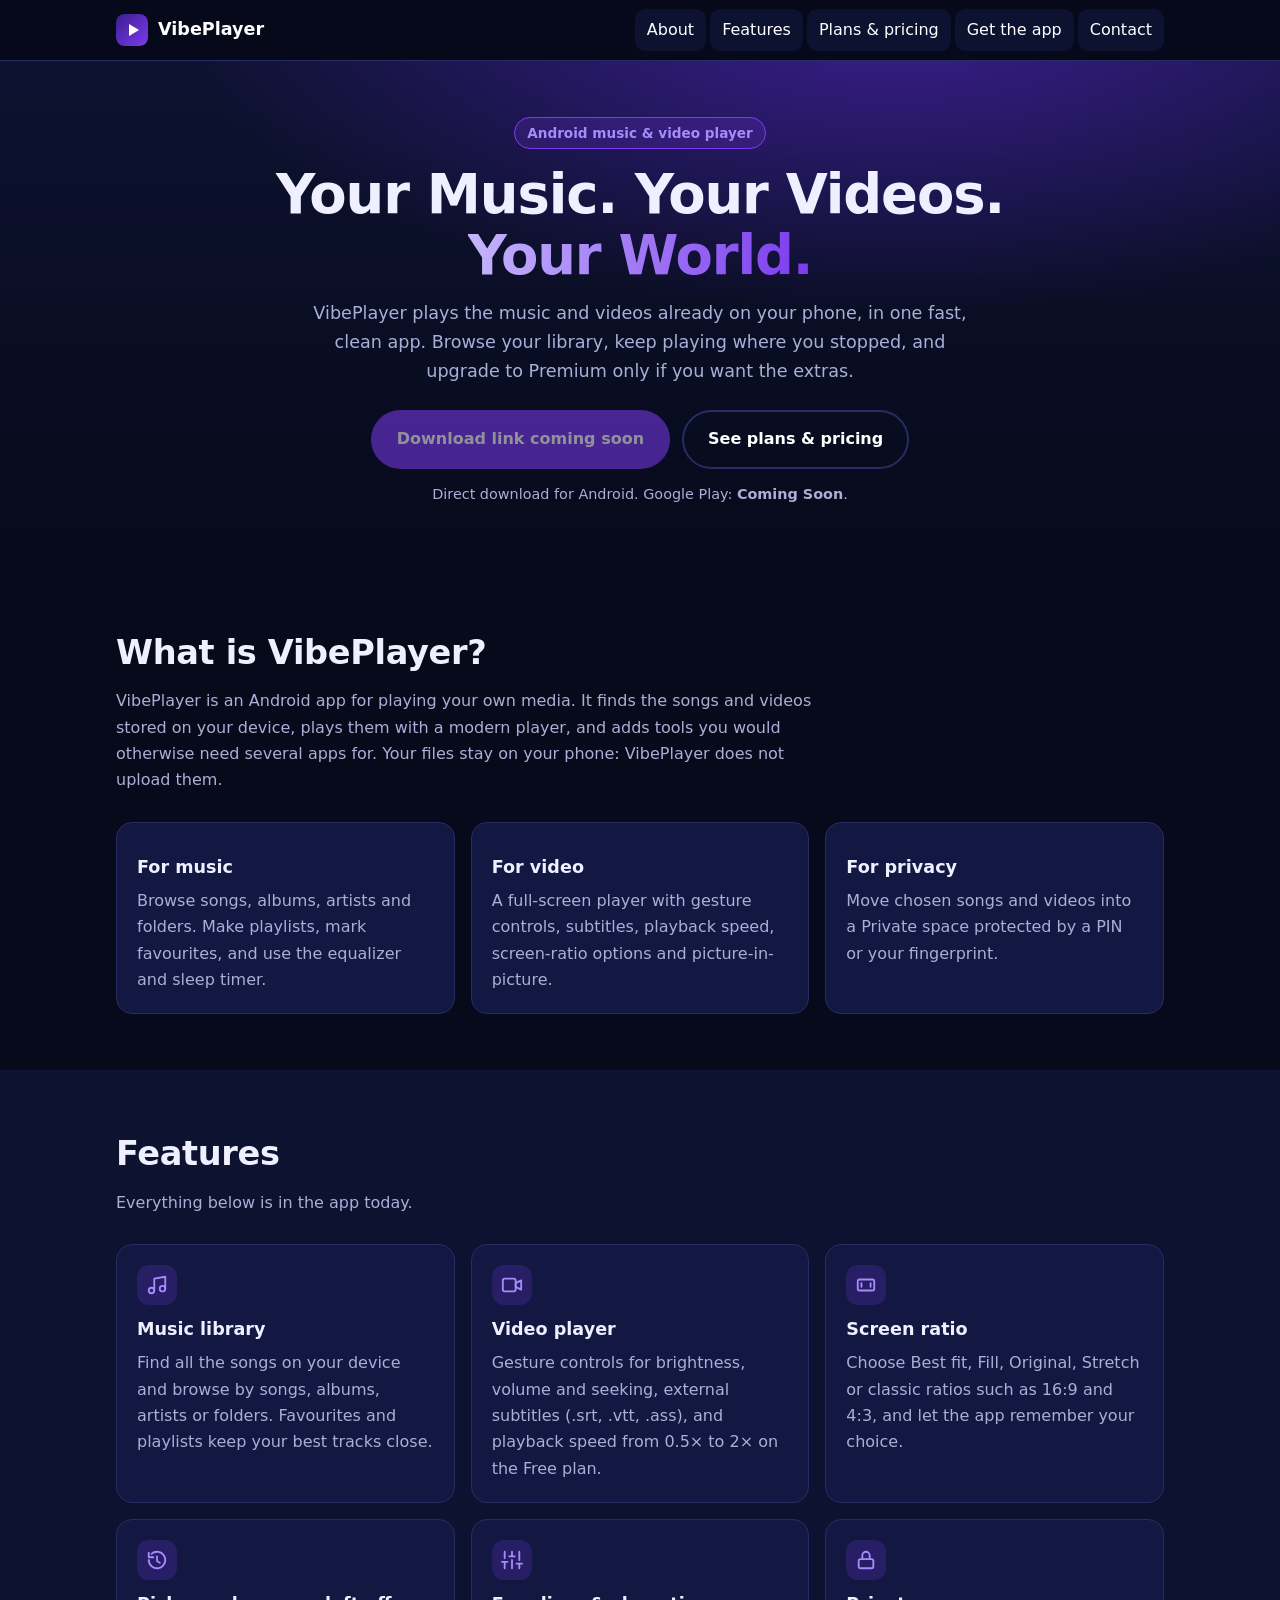
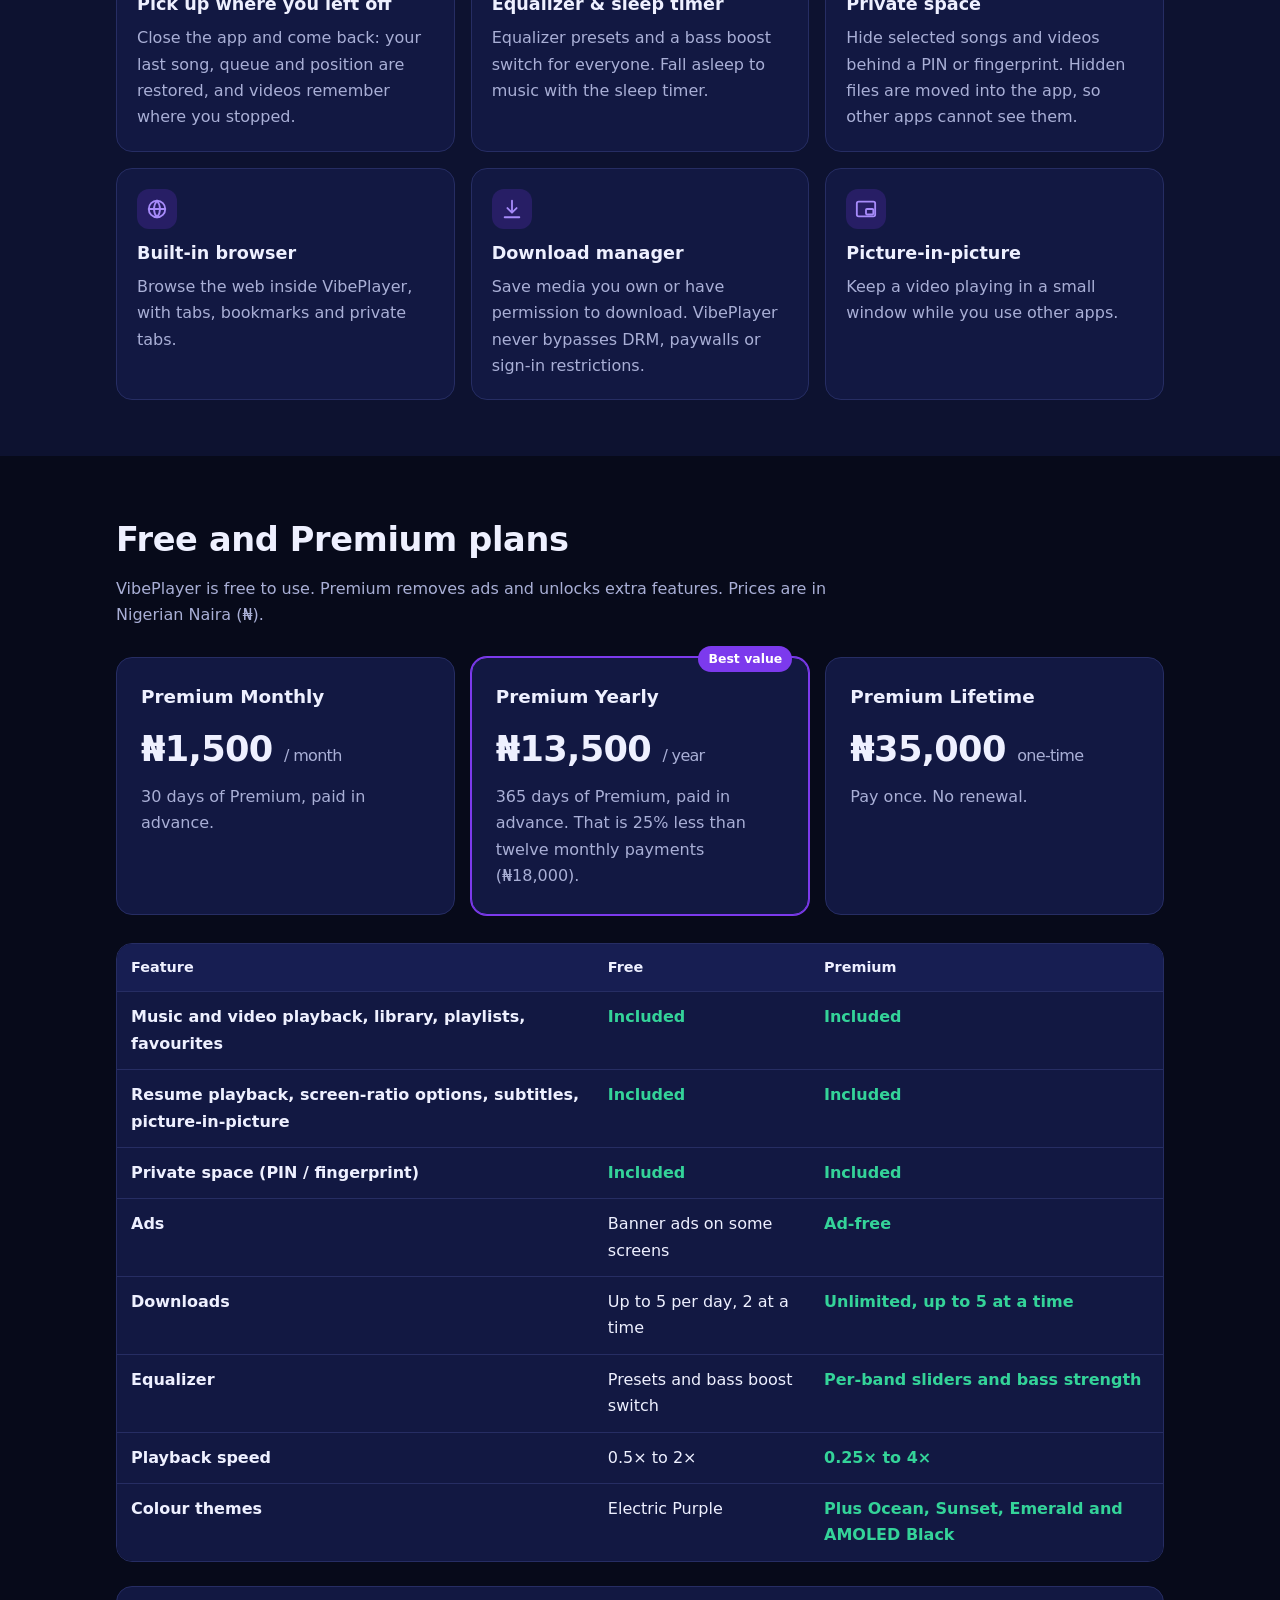
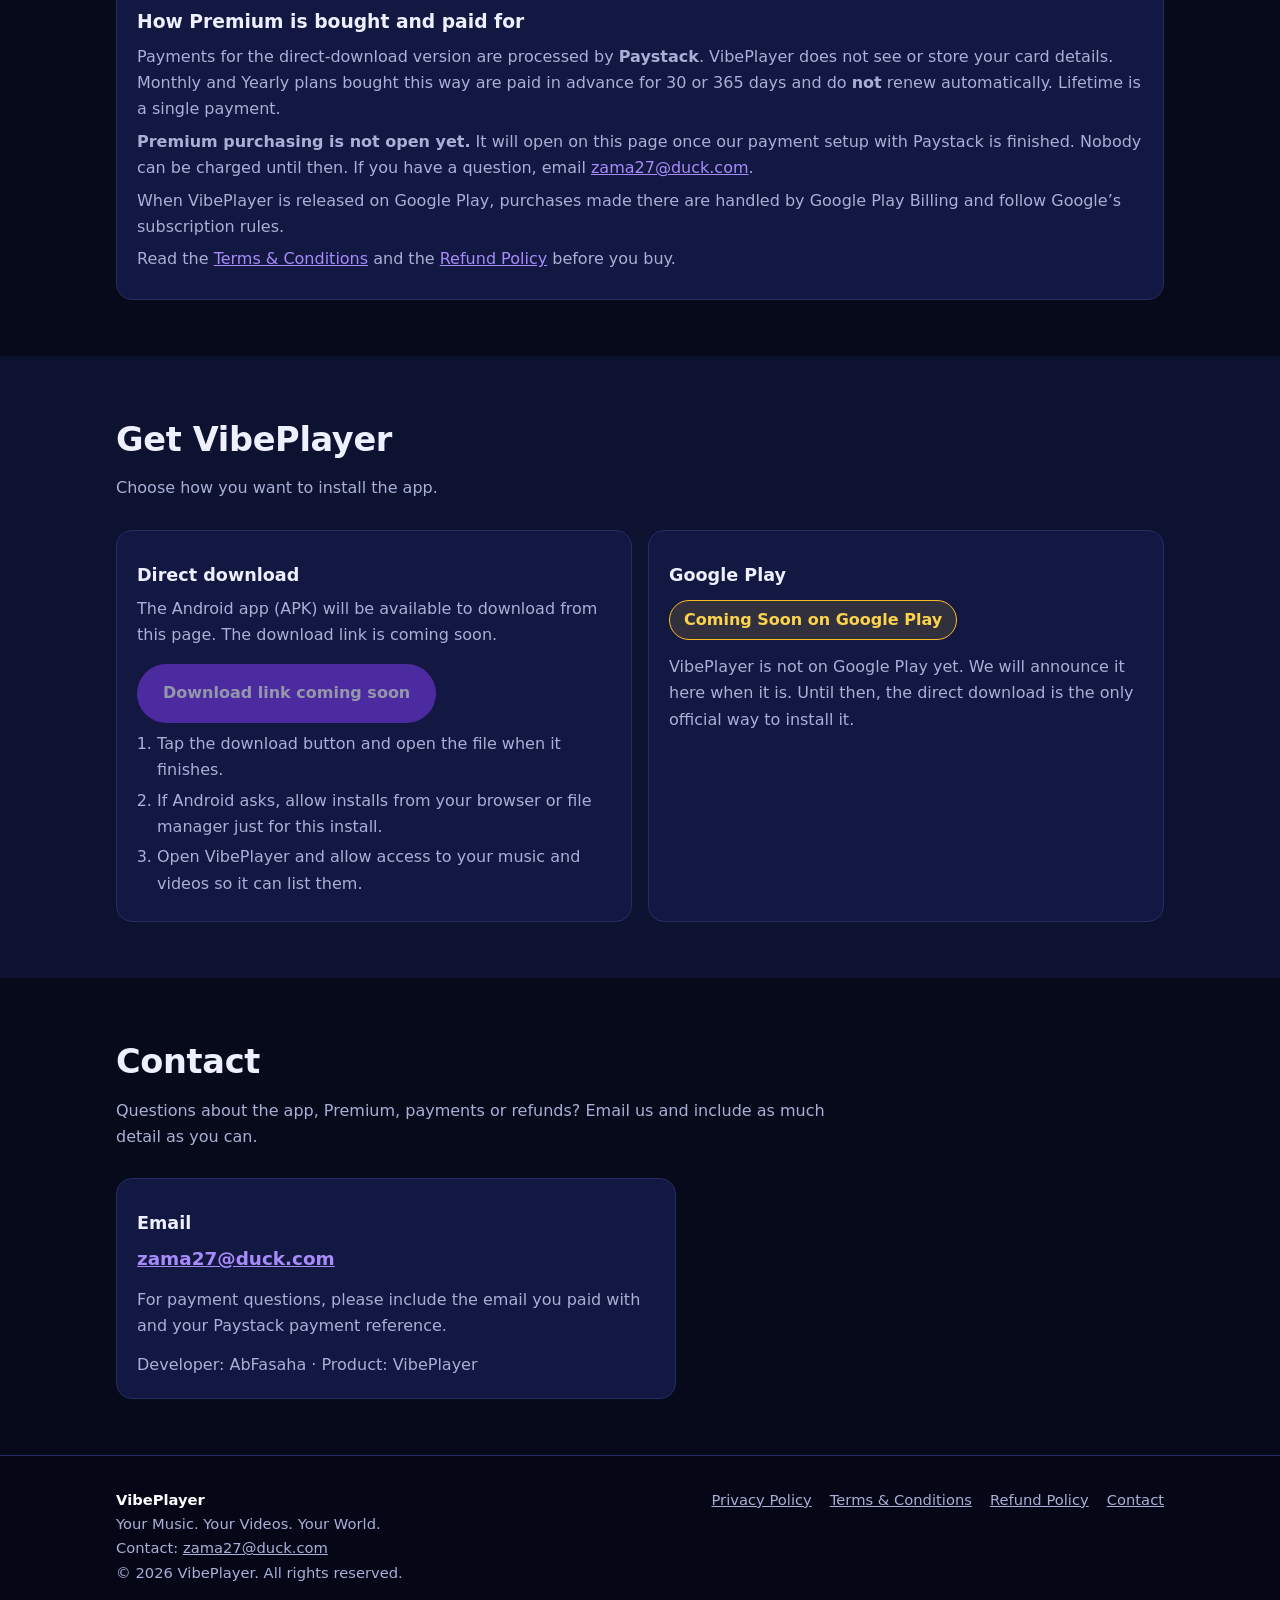
<file: index.html>
<!doctype html>
<html lang="en">
<head>
<meta charset="utf-8">
<meta name="viewport" content="width=device-width, initial-scale=1">
<title>VibePlayer – Android music & video player</title>
<meta name="description" content="VibePlayer is an Android music and video player with a built-in browser, download manager and private space. Free to use, with an optional Premium plan from ₦1,500 per month.">
<meta name="theme-color" content="#070a1a">
<meta name="robots" content="index,follow">
<meta property="og:type" content="website">
<meta property="og:site_name" content="VibePlayer">
<meta property="og:title" content="VibePlayer – Android music & video player">
<meta property="og:description" content="VibePlayer is an Android music and video player with a built-in browser, download manager and private space. Free to use, with an optional Premium plan from ₦1,500 per month.">
<meta name="twitter:card" content="summary">
<link rel="icon" href="favicon.svg" type="image/svg+xml">
<link rel="stylesheet" href="style.css">
<script type="application/ld+json">
{
  "@context": "https://schema.org",
  "@type": "SoftwareApplication",
  "name": "VibePlayer",
  "description": "An Android music and video player with a built-in browser and download manager, a private space for hidden media, and an optional Premium plan.",
  "applicationCategory": "MultimediaApplication",
  "operatingSystem": "Android",
  "offers": [
    {"@type": "Offer", "name": "Free", "price": "0", "priceCurrency": "NGN"},
    {"@type": "Offer", "name": "Premium Monthly", "price": "1500", "priceCurrency": "NGN"},
    {"@type": "Offer", "name": "Premium Yearly", "price": "13500", "priceCurrency": "NGN"},
    {"@type": "Offer", "name": "Premium Lifetime", "price": "35000", "priceCurrency": "NGN"}
  ]
}
</script>
</head>
<body>
<a class="skip" href="#main">Skip to content</a>
<header class="site-header">
  <div class="wrap bar">
    <a class="brand" href="index.html"><img src="favicon.svg" alt="" width="32" height="32"><span>VibePlayer</span></a>
    <button class="nav-toggle" type="button" aria-expanded="false" aria-controls="site-nav">Menu</button>
    <nav class="nav" id="site-nav" aria-label="Main">
      <a href="index.html#about" aria-current="page">About</a>
      <a href="index.html#features" aria-current="page">Features</a>
      <a href="index.html#plans" aria-current="page">Plans &amp; pricing</a>
      <a href="index.html#get" aria-current="page">Get the app</a>
      <a href="index.html#contact" aria-current="page">Contact</a>
    </nav>
  </div>
</header>

<main id="main">

<section class="hero" id="top">
  <div class="wrap">
    <span class="eyebrow">Android music &amp; video player</span>
    <h1>Your Music. Your Videos.<br><span class="grad">Your World.</span></h1>
    <p class="lead">VibePlayer plays the music and videos already on your phone, in one fast, clean app. Browse your library, keep playing where you stopped, and upgrade to Premium only if you want the extras.</p>
    <div class="cta">
      <a class="btn" id="download-hero" data-download href="DOWNLOAD_URL_PLACEHOLDER" rel="noopener">Download for Android</a>
      <a class="btn ghost" href="#plans">See plans &amp; pricing</a>
    </div>
    <p class="note">Direct download for Android. Google Play: <strong>Coming Soon</strong>.</p>
  </div>
</section>

<section id="about">
  <div class="wrap">
    <h2>What is VibePlayer?</h2>
    <p class="sub">VibePlayer is an Android app for playing your own media. It finds the songs and videos stored on your device, plays them with a modern player, and adds tools you would otherwise need several apps for. Your files stay on your phone: VibePlayer does not upload them.</p>
    <div class="grid c3">
      <article class="card"><h3>For music</h3><p>Browse songs, albums, artists and folders. Make playlists, mark favourites, and use the equalizer and sleep timer.</p></article>
      <article class="card"><h3>For video</h3><p>A full-screen player with gesture controls, subtitles, playback speed, screen-ratio options and picture-in-picture.</p></article>
      <article class="card"><h3>For privacy</h3><p>Move chosen songs and videos into a Private space protected by a PIN or your fingerprint.</p></article>
    </div>
  </div>
</section>

<section class="alt" id="features">
  <div class="wrap">
    <h2>Features</h2>
    <p class="sub">Everything below is in the app today.</p>
    <div class="grid c3">
      <article class="card"><span class="ico" aria-hidden="true"><svg viewBox="0 0 24 24"><path d="M9 18V5l12-2v13"/><circle cx="6" cy="18" r="3"/><circle cx="18" cy="16" r="3"/></svg></span><h3>Music library</h3><p>Find all the songs on your device and browse by songs, albums, artists or folders. Favourites and playlists keep your best tracks close.</p></article>
      <article class="card"><span class="ico" aria-hidden="true"><svg viewBox="0 0 24 24"><rect x="2" y="5" width="14" height="14" rx="2"/><path d="M16 10l6-3v10l-6-3z"/></svg></span><h3>Video player</h3><p>Gesture controls for brightness, volume and seeking, external subtitles (.srt, .vtt, .ass), and playback speed from 0.5&times; to 2&times; on the Free plan.</p></article>
      <article class="card"><span class="ico" aria-hidden="true"><svg viewBox="0 0 24 24"><rect x="3" y="6" width="18" height="12" rx="2"/><path d="M7 10v4M17 10v4"/></svg></span><h3>Screen ratio</h3><p>Choose Best fit, Fill, Original, Stretch or classic ratios such as 16:9 and 4:3, and let the app remember your choice.</p></article>
      <article class="card"><span class="ico" aria-hidden="true"><svg viewBox="0 0 24 24"><path d="M3 12a9 9 0 1 0 3-6.7"/><path d="M3 4v5h5"/><path d="M12 8v5l3 2"/></svg></span><h3>Pick up where you left off</h3><p>Close the app and come back: your last song, queue and position are restored, and videos remember where you stopped.</p></article>
      <article class="card"><span class="ico" aria-hidden="true"><svg viewBox="0 0 24 24"><path d="M4 21v-7M4 10V3M12 21v-9M12 8V3M20 21v-5M20 12V3"/><path d="M1 14h6M9 8h6M17 16h6"/></svg></span><h3>Equalizer &amp; sleep timer</h3><p>Equalizer presets and a bass boost switch for everyone. Fall asleep to music with the sleep timer.</p></article>
      <article class="card"><span class="ico" aria-hidden="true"><svg viewBox="0 0 24 24"><rect x="4" y="11" width="16" height="10" rx="2"/><path d="M8 11V7a4 4 0 0 1 8 0v4"/></svg></span><h3>Private space</h3><p>Hide selected songs and videos behind a PIN or fingerprint. Hidden files are moved into the app, so other apps cannot see them.</p></article>
      <article class="card"><span class="ico" aria-hidden="true"><svg viewBox="0 0 24 24"><circle cx="12" cy="12" r="9"/><path d="M3 12h18M12 3a14 14 0 0 1 0 18M12 3a14 14 0 0 0 0 18"/></svg></span><h3>Built-in browser</h3><p>Browse the web inside VibePlayer, with tabs, bookmarks and private tabs.</p></article>
      <article class="card"><span class="ico" aria-hidden="true"><svg viewBox="0 0 24 24"><path d="M12 3v12"/><path d="M7 11l5 5 5-5"/><path d="M4 21h16"/></svg></span><h3>Download manager</h3><p>Save media you own or have permission to download. VibePlayer never bypasses DRM, paywalls or sign-in restrictions.</p></article>
      <article class="card"><span class="ico" aria-hidden="true"><svg viewBox="0 0 24 24"><rect x="2" y="4" width="20" height="16" rx="2"/><rect x="12" y="12" width="8" height="6" rx="1"/></svg></span><h3>Picture-in-picture</h3><p>Keep a video playing in a small window while you use other apps.</p></article>
    </div>
  </div>
</section>

<section id="plans">
  <div class="wrap">
    <h2>Free and Premium plans</h2>
    <p class="sub">VibePlayer is free to use. Premium removes ads and unlocks extra features. Prices are in Nigerian Naira (&#8358;).</p>

    <div class="price-grid">
      <article class="price">
        <h3>Premium Monthly</h3>
        <div class="amount">&#8358;1,500 <small>/ month</small></div>
        <p>30 days of Premium, paid in advance.</p>
      </article>
      <article class="price best">
        <span class="badge">Best value</span>
        <h3>Premium Yearly</h3>
        <div class="amount">&#8358;13,500 <small>/ year</small></div>
        <p>365 days of Premium, paid in advance. That is 25% less than twelve monthly payments (&#8358;18,000).</p>
      </article>
      <article class="price">
        <h3>Premium Lifetime</h3>
        <div class="amount">&#8358;35,000 <small>one-time</small></div>
        <p>Pay once. No renewal.</p>
      </article>
    </div>

    <div class="tablewrap">
      <table>
        <caption class="sr" style="position:absolute;left:-9999px">Free compared with Premium</caption>
        <thead><tr><th scope="col">Feature</th><th scope="col">Free</th><th scope="col">Premium</th></tr></thead>
        <tbody>
          <tr><th scope="row">Music and video playback, library, playlists, favourites</th><td class="yes">Included</td><td class="yes">Included</td></tr>
          <tr><th scope="row">Resume playback, screen-ratio options, subtitles, picture-in-picture</th><td class="yes">Included</td><td class="yes">Included</td></tr>
          <tr><th scope="row">Private space (PIN / fingerprint)</th><td class="yes">Included</td><td class="yes">Included</td></tr>
          <tr><th scope="row">Ads</th><td>Banner ads on some screens</td><td class="yes">Ad-free</td></tr>
          <tr><th scope="row">Downloads</th><td>Up to 5 per day, 2 at a time</td><td class="yes">Unlimited, up to 5 at a time</td></tr>
          <tr><th scope="row">Equalizer</th><td>Presets and bass boost switch</td><td class="yes">Per-band sliders and bass strength</td></tr>
          <tr><th scope="row">Playback speed</th><td>0.5&times; to 2&times;</td><td class="yes">0.25&times; to 4&times;</td></tr>
          <tr><th scope="row">Colour themes</th><td>Electric Purple</td><td class="yes">Plus Ocean, Sunset, Emerald and AMOLED Black</td></tr>
        </tbody>
      </table>
    </div>

    <div class="box">
      <h3>How Premium is bought and paid for</h3>
      <p>Payments for the direct-download version are processed by <strong>Paystack</strong>. VibePlayer does not see or store your card details. Monthly and Yearly plans bought this way are paid in advance for 30 or 365 days and do <strong>not</strong> renew automatically. Lifetime is a single payment.</p>
      <p><strong>Premium purchasing is not open yet.</strong> It will open on this page once our payment setup with Paystack is finished. Nobody can be charged until then. If you have a question, email <a href="mailto:zama27@duck.com">zama27@duck.com</a>.</p>
      <p>When VibePlayer is released on Google Play, purchases made there are handled by Google Play Billing and follow Google&rsquo;s subscription rules.</p>
      <p>Read the <a href="terms.html">Terms &amp; Conditions</a> and the <a href="refund.html">Refund Policy</a> before you buy.</p>
    </div>
  </div>
</section>

<section class="alt" id="get">
  <div class="wrap">
    <h2>Get VibePlayer</h2>
    <p class="sub">Choose how you want to install the app.</p>
    <div class="two">
      <article class="card">
        <h3>Direct download</h3>
        <p id="download-note">Download the Android app (APK) straight from this page.</p>
        <p style="margin-top:16px"><a class="btn" id="download-main" data-download href="DOWNLOAD_URL_PLACEHOLDER" rel="noopener">Download for Android</a></p>
        <ol class="steps">
          <li>Tap the download button and open the file when it finishes.</li>
          <li>If Android asks, allow installs from your browser or file manager just for this install.</li>
          <li>Open VibePlayer and allow access to your music and videos so it can list them.</li>
        </ol>
      </article>
      <article class="card">
        <h3>Google Play</h3>
        <p style="margin:10px 0 14px"><span class="soon">Coming Soon on Google Play</span></p>
        <p>VibePlayer is not on Google Play yet. We will announce it here when it is. Until then, the direct download is the only official way to install it.</p>
      </article>
    </div>
  </div>
</section>

<section id="contact">
  <div class="wrap">
    <h2>Contact</h2>
    <p class="sub">Questions about the app, Premium, payments or refunds? Email us and include as much detail as you can.</p>
    <div class="card" style="max-width:560px">
      <h3>Email</h3>
      <p><a href="mailto:zama27@duck.com" style="font-size:1.15rem;font-weight:600">zama27@duck.com</a></p>
      <p style="margin-top:12px">For payment questions, please include the email you paid with and your Paystack payment reference.</p>
      <p style="margin-top:12px">Developer: AbFasaha &middot; Product: VibePlayer</p>
    </div>
  </div>
</section>

</main>
<footer class="site-footer">
  <div class="wrap foot">
    <div>
      <strong style="color:#fff">VibePlayer</strong><br>
      Your Music. Your Videos. Your World.<br>
      Contact: <a href="mailto:zama27@duck.com">zama27@duck.com</a><br>
      &copy; <span id="year">2026</span> VibePlayer. All rights reserved.
    </div>
    <nav aria-label="Legal">
      <a href="privacy.html">Privacy Policy</a>
      <a href="terms.html">Terms &amp; Conditions</a>
      <a href="refund.html">Refund Policy</a>
      <a href="index.html#contact">Contact</a>
    </nav>
  </div>
</footer>
<script src="main.js" defer></script>
</body>
</html>
</file>
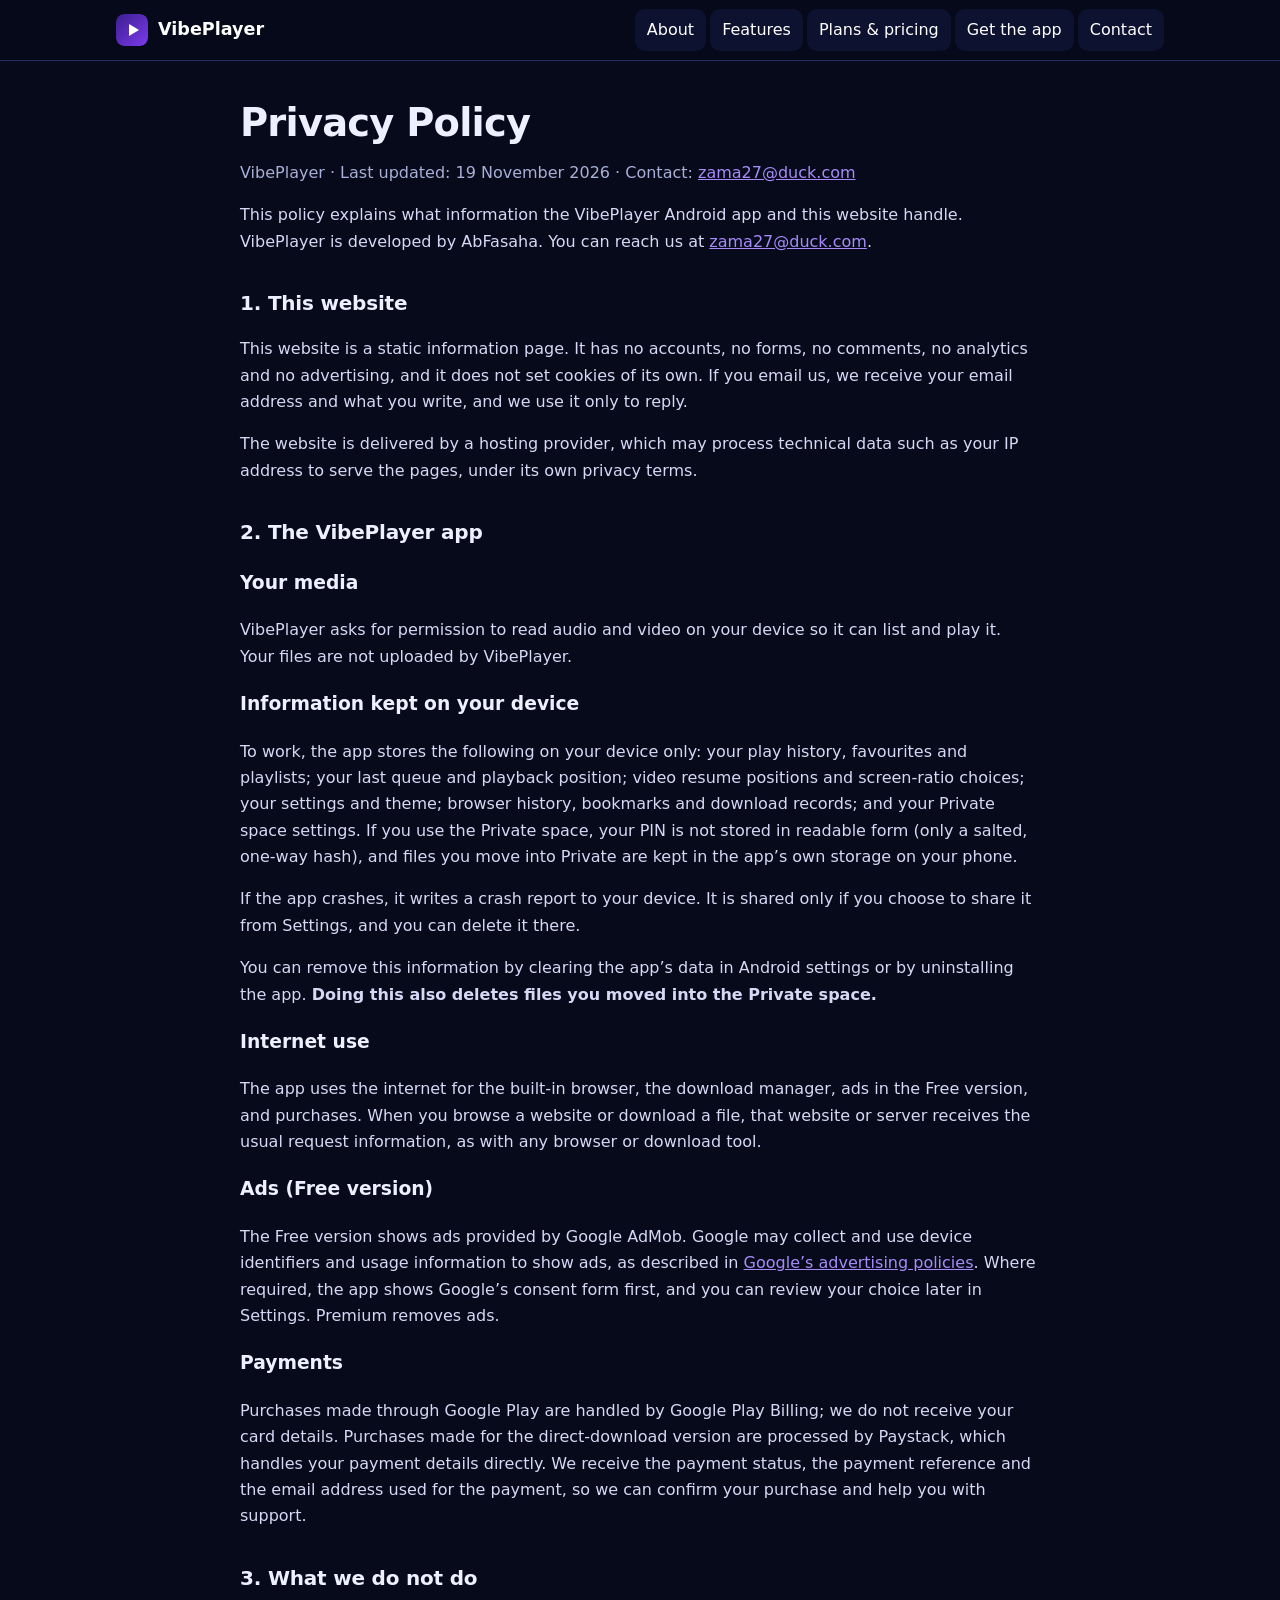
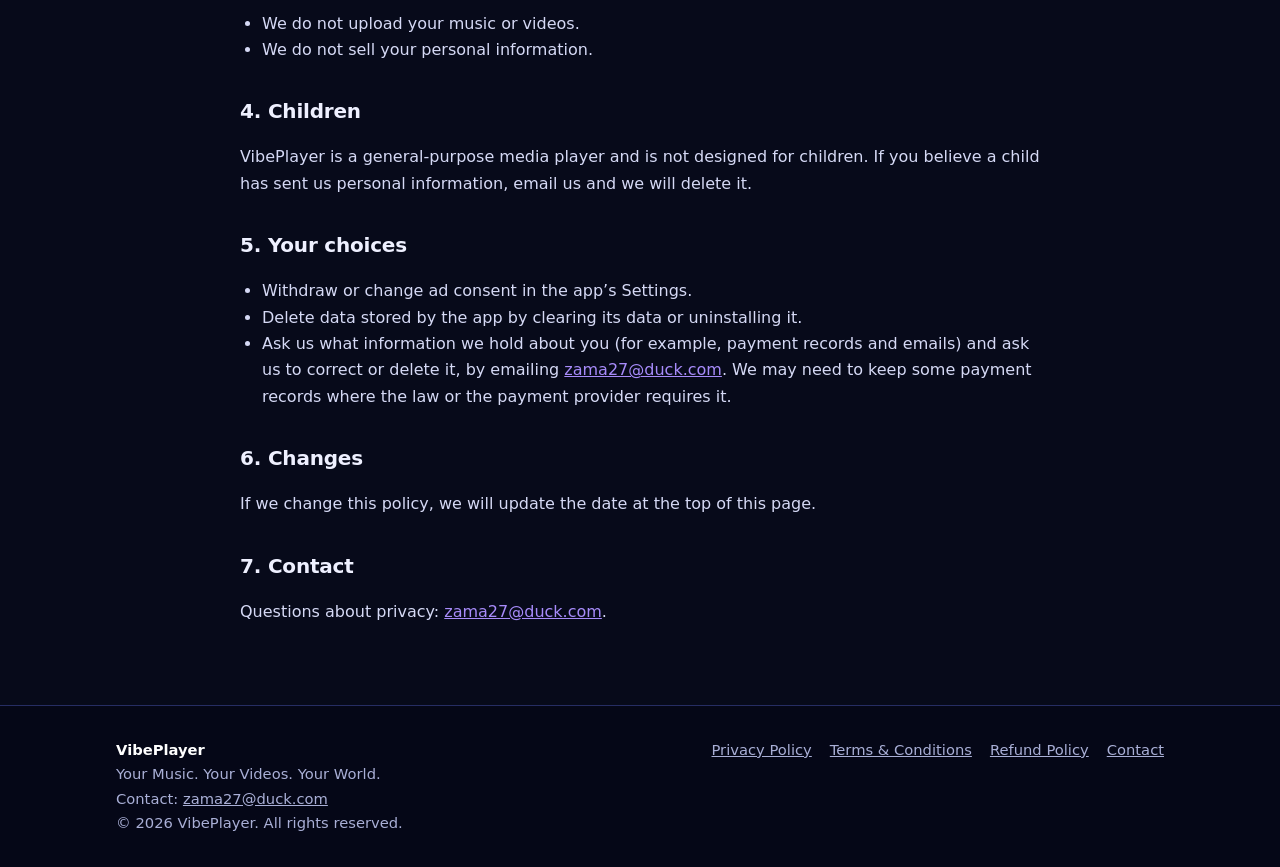
<file: privacy.html>
<!doctype html>
<html lang="en">
<head>
<meta charset="utf-8">
<meta name="viewport" content="width=device-width, initial-scale=1">
<title>Privacy Policy – VibePlayer</title>
<meta name="description" content="How VibePlayer and this website handle your information.">
<meta name="theme-color" content="#070a1a">
<meta name="robots" content="index,follow">
<meta property="og:type" content="website">
<meta property="og:site_name" content="VibePlayer">
<meta property="og:title" content="Privacy Policy – VibePlayer">
<meta property="og:description" content="How VibePlayer and this website handle your information.">
<meta name="twitter:card" content="summary">
<link rel="icon" href="favicon.svg" type="image/svg+xml">
<link rel="stylesheet" href="style.css">
</head>
<body>
<a class="skip" href="#main">Skip to content</a>
<header class="site-header">
  <div class="wrap bar">
    <a class="brand" href="index.html"><img src="favicon.svg" alt="" width="32" height="32"><span>VibePlayer</span></a>
    <button class="nav-toggle" type="button" aria-expanded="false" aria-controls="site-nav">Menu</button>
    <nav class="nav" id="site-nav" aria-label="Main">
      <a href="index.html#about" aria-current="page">About</a>
      <a href="index.html#features" aria-current="page">Features</a>
      <a href="index.html#plans" aria-current="page">Plans &amp; pricing</a>
      <a href="index.html#get" aria-current="page">Get the app</a>
      <a href="index.html#contact" aria-current="page">Contact</a>
    </nav>
  </div>
</header>

<main id="main">
<div class="wrap legal">
<h1>Privacy Policy</h1>
<p class="meta">VibePlayer &middot; Last updated: 19 November 2026 &middot; Contact: <a href="mailto:zama27@duck.com">zama27@duck.com</a></p>

<p>This policy explains what information the VibePlayer Android app and this website handle. VibePlayer is developed by AbFasaha. You can reach us at <a href="mailto:zama27@duck.com">zama27@duck.com</a>.</p>

<h2>1. This website</h2>
<p>This website is a static information page. It has no accounts, no forms, no comments, no analytics and no advertising, and it does not set cookies of its own. If you email us, we receive your email address and what you write, and we use it only to reply.</p>
<p>The website is delivered by a hosting provider, which may process technical data such as your IP address to serve the pages, under its own privacy terms.</p>

<h2>2. The VibePlayer app</h2>
<h3>Your media</h3>
<p>VibePlayer asks for permission to read audio and video on your device so it can list and play it. Your files are not uploaded by VibePlayer.</p>
<h3>Information kept on your device</h3>
<p>To work, the app stores the following on your device only: your play history, favourites and playlists; your last queue and playback position; video resume positions and screen-ratio choices; your settings and theme; browser history, bookmarks and download records; and your Private space settings. If you use the Private space, your PIN is not stored in readable form (only a salted, one-way hash), and files you move into Private are kept in the app&rsquo;s own storage on your phone.</p>
<p>If the app crashes, it writes a crash report to your device. It is shared only if you choose to share it from Settings, and you can delete it there.</p>
<p>You can remove this information by clearing the app&rsquo;s data in Android settings or by uninstalling the app. <strong>Doing this also deletes files you moved into the Private space.</strong></p>

<h3>Internet use</h3>
<p>The app uses the internet for the built-in browser, the download manager, ads in the Free version, and purchases. When you browse a website or download a file, that website or server receives the usual request information, as with any browser or download tool.</p>

<h3>Ads (Free version)</h3>
<p>The Free version shows ads provided by Google AdMob. Google may collect and use device identifiers and usage information to show ads, as described in <a href="https://policies.google.com/technologies/ads" rel="noopener">Google&rsquo;s advertising policies</a>. Where required, the app shows Google&rsquo;s consent form first, and you can review your choice later in Settings. Premium removes ads.</p>

<h3>Payments</h3>
<p>Purchases made through Google Play are handled by Google Play Billing; we do not receive your card details. Purchases made for the direct-download version are processed by Paystack, which handles your payment details directly. We receive the payment status, the payment reference and the email address used for the payment, so we can confirm your purchase and help you with support.</p>

<h2>3. What we do not do</h2>
<ul>
  <li>We do not upload your music or videos.</li>
  <li>We do not sell your personal information.</li>
</ul>

<h2>4. Children</h2>
<p>VibePlayer is a general-purpose media player and is not designed for children. If you believe a child has sent us personal information, email us and we will delete it.</p>

<h2>5. Your choices</h2>
<ul>
  <li>Withdraw or change ad consent in the app&rsquo;s Settings.</li>
  <li>Delete data stored by the app by clearing its data or uninstalling it.</li>
  <li>Ask us what information we hold about you (for example, payment records and emails) and ask us to correct or delete it, by emailing <a href="mailto:zama27@duck.com">zama27@duck.com</a>. We may need to keep some payment records where the law or the payment provider requires it.</li>
</ul>

<h2>6. Changes</h2>
<p>If we change this policy, we will update the date at the top of this page.</p>

<h2>7. Contact</h2>
<p>Questions about privacy: <a href="mailto:zama27@duck.com">zama27@duck.com</a>.</p>

</div>
</main>
<footer class="site-footer">
  <div class="wrap foot">
    <div>
      <strong style="color:#fff">VibePlayer</strong><br>
      Your Music. Your Videos. Your World.<br>
      Contact: <a href="mailto:zama27@duck.com">zama27@duck.com</a><br>
      &copy; <span id="year">2026</span> VibePlayer. All rights reserved.
    </div>
    <nav aria-label="Legal">
      <a href="privacy.html">Privacy Policy</a>
      <a href="terms.html">Terms &amp; Conditions</a>
      <a href="refund.html">Refund Policy</a>
      <a href="index.html#contact">Contact</a>
    </nav>
  </div>
</footer>
<script src="main.js" defer></script>
</body>
</html>
</file>
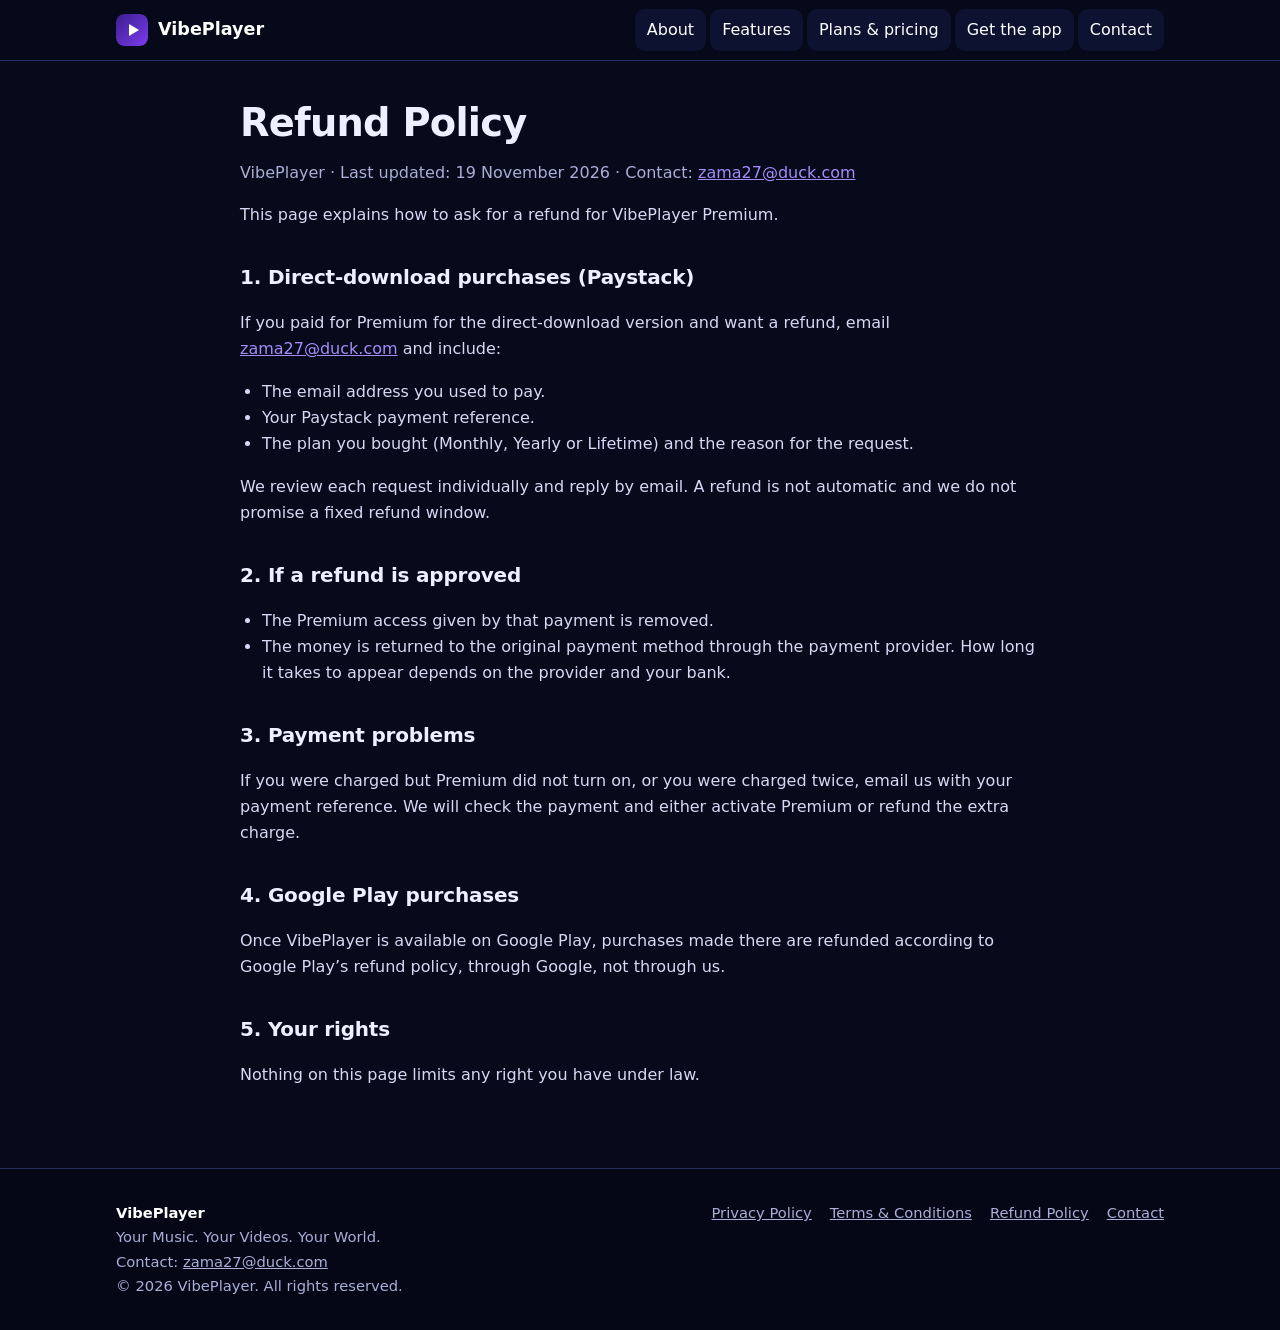
<file: refund.html>
<!doctype html>
<html lang="en">
<head>
<meta charset="utf-8">
<meta name="viewport" content="width=device-width, initial-scale=1">
<title>Refund Policy – VibePlayer</title>
<meta name="description" content="How to ask for a refund for VibePlayer Premium.">
<meta name="theme-color" content="#070a1a">
<meta name="robots" content="index,follow">
<meta property="og:type" content="website">
<meta property="og:site_name" content="VibePlayer">
<meta property="og:title" content="Refund Policy – VibePlayer">
<meta property="og:description" content="How to ask for a refund for VibePlayer Premium.">
<meta name="twitter:card" content="summary">
<link rel="icon" href="favicon.svg" type="image/svg+xml">
<link rel="stylesheet" href="style.css">
</head>
<body>
<a class="skip" href="#main">Skip to content</a>
<header class="site-header">
  <div class="wrap bar">
    <a class="brand" href="index.html"><img src="favicon.svg" alt="" width="32" height="32"><span>VibePlayer</span></a>
    <button class="nav-toggle" type="button" aria-expanded="false" aria-controls="site-nav">Menu</button>
    <nav class="nav" id="site-nav" aria-label="Main">
      <a href="index.html#about" aria-current="page">About</a>
      <a href="index.html#features" aria-current="page">Features</a>
      <a href="index.html#plans" aria-current="page">Plans &amp; pricing</a>
      <a href="index.html#get" aria-current="page">Get the app</a>
      <a href="index.html#contact" aria-current="page">Contact</a>
    </nav>
  </div>
</header>

<main id="main">
<div class="wrap legal">
<h1>Refund Policy</h1>
<p class="meta">VibePlayer &middot; Last updated: 19 November 2026 &middot; Contact: <a href="mailto:zama27@duck.com">zama27@duck.com</a></p>

<p>This page explains how to ask for a refund for VibePlayer Premium.</p>

<h2>1. Direct-download purchases (Paystack)</h2>
<p>If you paid for Premium for the direct-download version and want a refund, email <a href="mailto:zama27@duck.com">zama27@duck.com</a> and include:</p>
<ul>
  <li>The email address you used to pay.</li>
  <li>Your Paystack payment reference.</li>
  <li>The plan you bought (Monthly, Yearly or Lifetime) and the reason for the request.</li>
</ul>
<p>We review each request individually and reply by email. A refund is not automatic and we do not promise a fixed refund window.</p>

<h2>2. If a refund is approved</h2>
<ul>
  <li>The Premium access given by that payment is removed.</li>
  <li>The money is returned to the original payment method through the payment provider. How long it takes to appear depends on the provider and your bank.</li>
</ul>

<h2>3. Payment problems</h2>
<p>If you were charged but Premium did not turn on, or you were charged twice, email us with your payment reference. We will check the payment and either activate Premium or refund the extra charge.</p>

<h2>4. Google Play purchases</h2>
<p>Once VibePlayer is available on Google Play, purchases made there are refunded according to Google Play&rsquo;s refund policy, through Google, not through us.</p>

<h2>5. Your rights</h2>
<p>Nothing on this page limits any right you have under law.</p>

</div>
</main>
<footer class="site-footer">
  <div class="wrap foot">
    <div>
      <strong style="color:#fff">VibePlayer</strong><br>
      Your Music. Your Videos. Your World.<br>
      Contact: <a href="mailto:zama27@duck.com">zama27@duck.com</a><br>
      &copy; <span id="year">2026</span> VibePlayer. All rights reserved.
    </div>
    <nav aria-label="Legal">
      <a href="privacy.html">Privacy Policy</a>
      <a href="terms.html">Terms &amp; Conditions</a>
      <a href="refund.html">Refund Policy</a>
      <a href="index.html#contact">Contact</a>
    </nav>
  </div>
</footer>
<script src="main.js" defer></script>
</body>
</html>
</file>
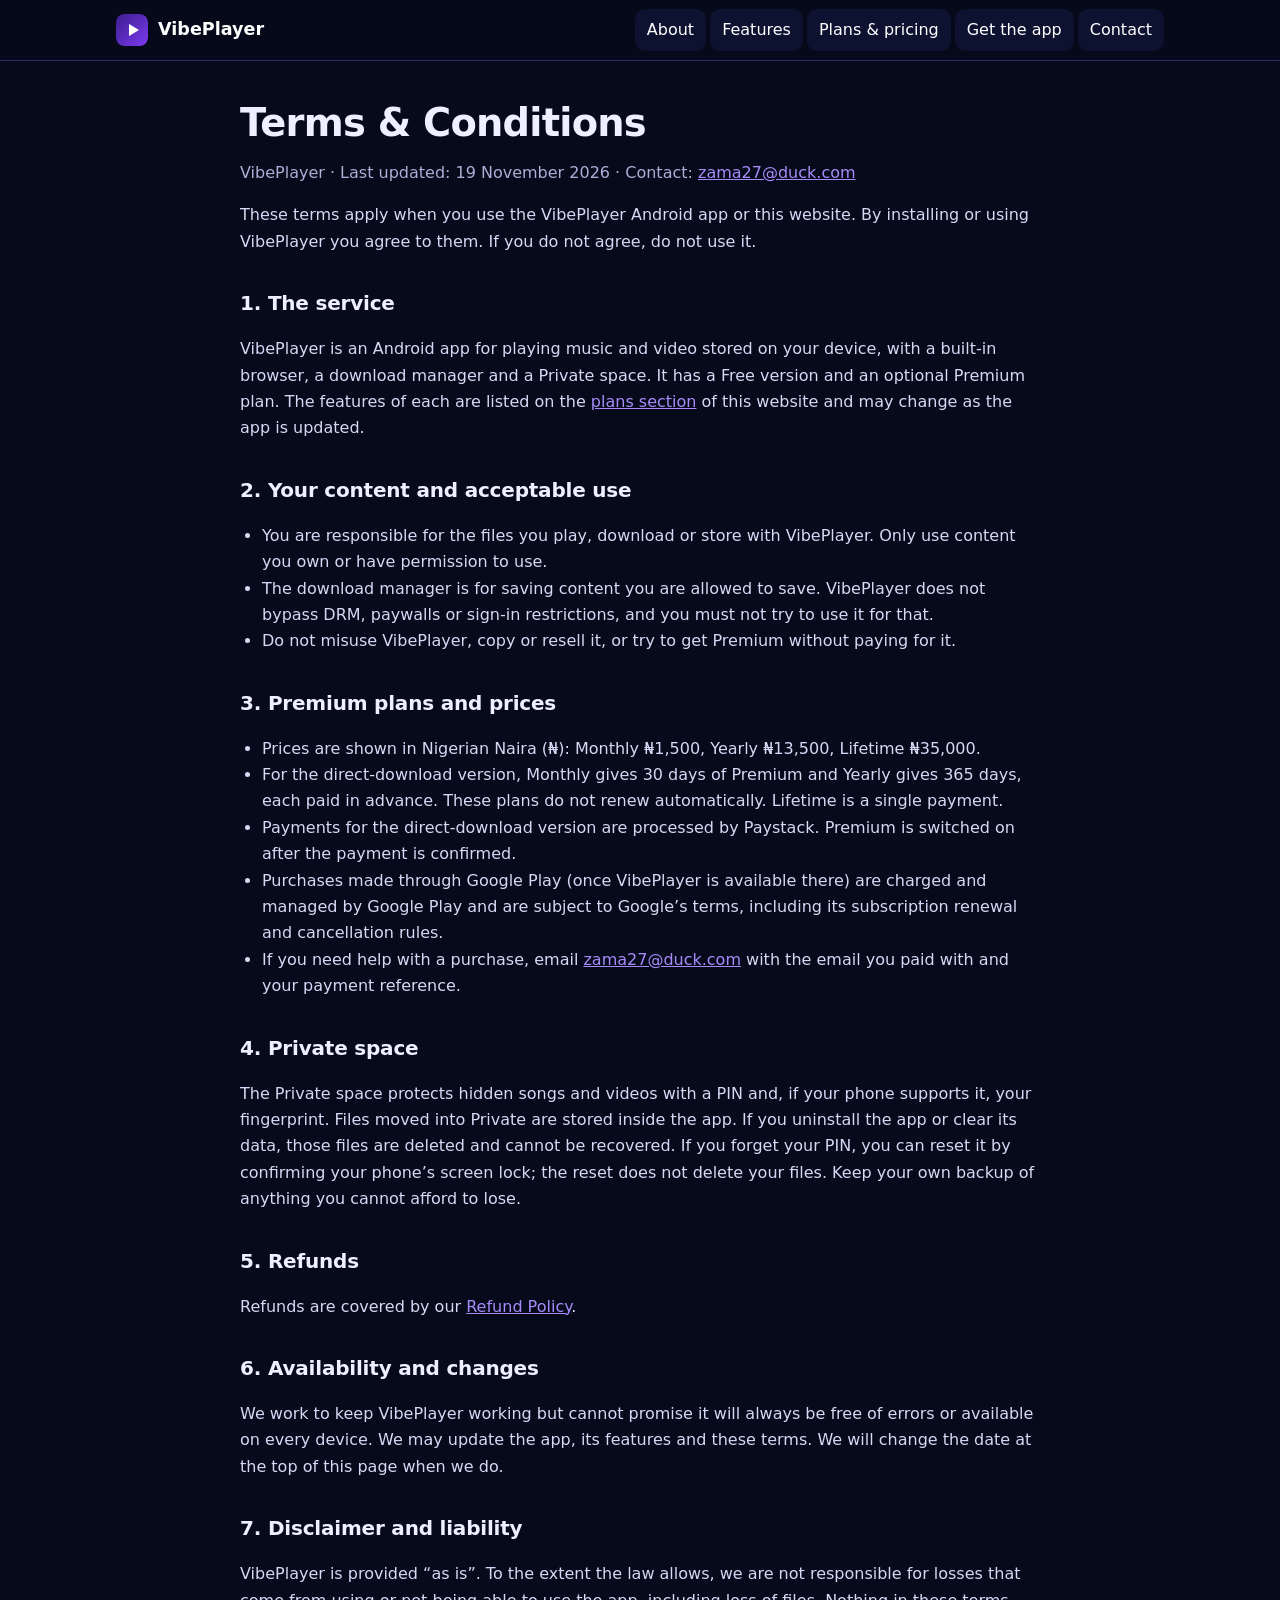
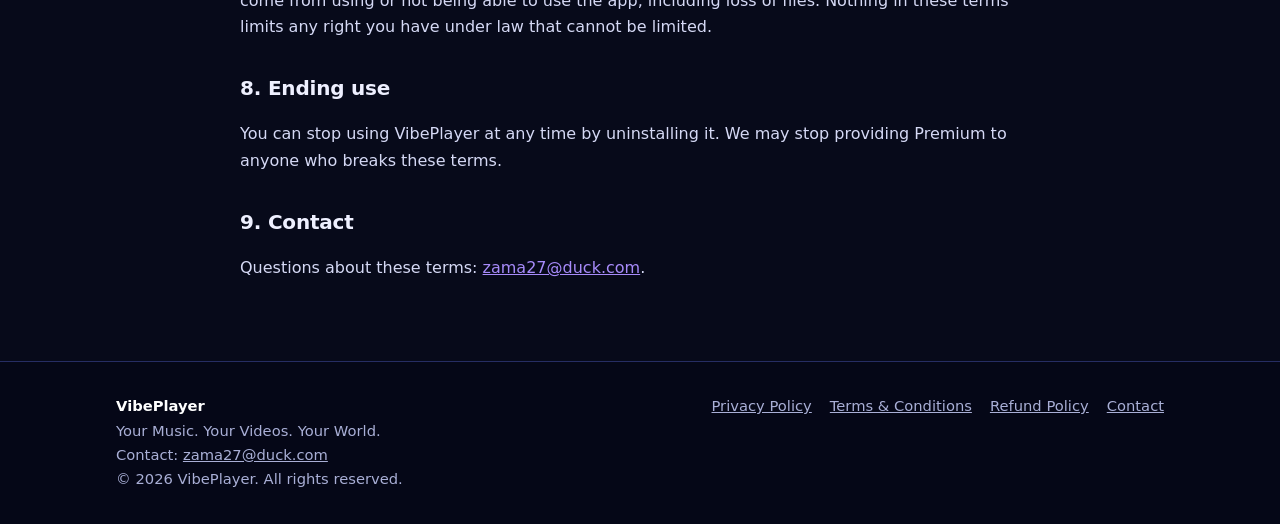
<file: terms.html>
<!doctype html>
<html lang="en">
<head>
<meta charset="utf-8">
<meta name="viewport" content="width=device-width, initial-scale=1">
<title>Terms &amp; Conditions – VibePlayer</title>
<meta name="description" content="The terms for using the VibePlayer app and buying Premium.">
<meta name="theme-color" content="#070a1a">
<meta name="robots" content="index,follow">
<meta property="og:type" content="website">
<meta property="og:site_name" content="VibePlayer">
<meta property="og:title" content="Terms &amp; Conditions – VibePlayer">
<meta property="og:description" content="The terms for using the VibePlayer app and buying Premium.">
<meta name="twitter:card" content="summary">
<link rel="icon" href="favicon.svg" type="image/svg+xml">
<link rel="stylesheet" href="style.css">
</head>
<body>
<a class="skip" href="#main">Skip to content</a>
<header class="site-header">
  <div class="wrap bar">
    <a class="brand" href="index.html"><img src="favicon.svg" alt="" width="32" height="32"><span>VibePlayer</span></a>
    <button class="nav-toggle" type="button" aria-expanded="false" aria-controls="site-nav">Menu</button>
    <nav class="nav" id="site-nav" aria-label="Main">
      <a href="index.html#about" aria-current="page">About</a>
      <a href="index.html#features" aria-current="page">Features</a>
      <a href="index.html#plans" aria-current="page">Plans &amp; pricing</a>
      <a href="index.html#get" aria-current="page">Get the app</a>
      <a href="index.html#contact" aria-current="page">Contact</a>
    </nav>
  </div>
</header>

<main id="main">
<div class="wrap legal">
<h1>Terms &amp; Conditions</h1>
<p class="meta">VibePlayer &middot; Last updated: 19 November 2026 &middot; Contact: <a href="mailto:zama27@duck.com">zama27@duck.com</a></p>

<p>These terms apply when you use the VibePlayer Android app or this website. By installing or using VibePlayer you agree to them. If you do not agree, do not use it.</p>

<h2>1. The service</h2>
<p>VibePlayer is an Android app for playing music and video stored on your device, with a built-in browser, a download manager and a Private space. It has a Free version and an optional Premium plan. The features of each are listed on the <a href="index.html#plans">plans section</a> of this website and may change as the app is updated.</p>

<h2>2. Your content and acceptable use</h2>
<ul>
  <li>You are responsible for the files you play, download or store with VibePlayer. Only use content you own or have permission to use.</li>
  <li>The download manager is for saving content you are allowed to save. VibePlayer does not bypass DRM, paywalls or sign-in restrictions, and you must not try to use it for that.</li>
  <li>Do not misuse VibePlayer, copy or resell it, or try to get Premium without paying for it.</li>
</ul>

<h2>3. Premium plans and prices</h2>
<ul>
  <li>Prices are shown in Nigerian Naira (&#8358;): Monthly &#8358;1,500, Yearly &#8358;13,500, Lifetime &#8358;35,000.</li>
  <li>For the direct-download version, Monthly gives 30 days of Premium and Yearly gives 365 days, each paid in advance. These plans do not renew automatically. Lifetime is a single payment.</li>
  <li>Payments for the direct-download version are processed by Paystack. Premium is switched on after the payment is confirmed.</li>
  <li>Purchases made through Google Play (once VibePlayer is available there) are charged and managed by Google Play and are subject to Google&rsquo;s terms, including its subscription renewal and cancellation rules.</li>
  <li>If you need help with a purchase, email <a href="mailto:zama27@duck.com">zama27@duck.com</a> with the email you paid with and your payment reference.</li>
</ul>

<h2>4. Private space</h2>
<p>The Private space protects hidden songs and videos with a PIN and, if your phone supports it, your fingerprint. Files moved into Private are stored inside the app. If you uninstall the app or clear its data, those files are deleted and cannot be recovered. If you forget your PIN, you can reset it by confirming your phone&rsquo;s screen lock; the reset does not delete your files. Keep your own backup of anything you cannot afford to lose.</p>

<h2>5. Refunds</h2>
<p>Refunds are covered by our <a href="refund.html">Refund Policy</a>.</p>

<h2>6. Availability and changes</h2>
<p>We work to keep VibePlayer working but cannot promise it will always be free of errors or available on every device. We may update the app, its features and these terms. We will change the date at the top of this page when we do.</p>

<h2>7. Disclaimer and liability</h2>
<p>VibePlayer is provided &ldquo;as is&rdquo;. To the extent the law allows, we are not responsible for losses that come from using or not being able to use the app, including loss of files. Nothing in these terms limits any right you have under law that cannot be limited.</p>

<h2>8. Ending use</h2>
<p>You can stop using VibePlayer at any time by uninstalling it. We may stop providing Premium to anyone who breaks these terms.</p>

<h2>9. Contact</h2>
<p>Questions about these terms: <a href="mailto:zama27@duck.com">zama27@duck.com</a>.</p>

</div>
</main>
<footer class="site-footer">
  <div class="wrap foot">
    <div>
      <strong style="color:#fff">VibePlayer</strong><br>
      Your Music. Your Videos. Your World.<br>
      Contact: <a href="mailto:zama27@duck.com">zama27@duck.com</a><br>
      &copy; <span id="year">2026</span> VibePlayer. All rights reserved.
    </div>
    <nav aria-label="Legal">
      <a href="privacy.html">Privacy Policy</a>
      <a href="terms.html">Terms &amp; Conditions</a>
      <a href="refund.html">Refund Policy</a>
      <a href="index.html#contact">Contact</a>
    </nav>
  </div>
</footer>
<script src="main.js" defer></script>
</body>
</html>
</file>
<file: style.css>
:root{
  --bg:#070a1a; --bg2:#0d1230; --card:#121842; --line:#262d63;
  --text:#eef0ff; --muted:#a9afd6; --accent:#7c3aed; --accent2:#a78bfa; --ok:#34d399;
  --radius:16px; --maxw:1080px;
  color-scheme:dark;
}
*{box-sizing:border-box}
html{scroll-behavior:smooth;scroll-padding-top:72px;-webkit-text-size-adjust:100%}
body{margin:0;background:var(--bg);color:var(--text);
  font:16px/1.65 system-ui,-apple-system,"Segoe UI",Roboto,"Helvetica Neue",Arial,sans-serif}
img,svg{max-width:100%}
a{color:var(--accent2)}
a:hover{color:#fff}
:focus-visible{outline:3px solid var(--accent2);outline-offset:3px;border-radius:6px}
.wrap{width:100%;max-width:var(--maxw);margin:0 auto;padding:0 16px}
.skip{position:absolute;left:-999px;top:8px;background:#fff;color:#000;padding:8px 12px;border-radius:8px;z-index:100}
.skip:focus{left:8px}

/* header */
.site-header{position:sticky;top:0;z-index:50;background:rgba(7,10,26,.92);backdrop-filter:blur(8px);border-bottom:1px solid var(--line)}
.bar{display:flex;align-items:center;justify-content:space-between;min-height:60px;gap:12px;flex-wrap:wrap}
.brand{display:flex;align-items:center;gap:10px;color:#fff;text-decoration:none;font-weight:700;font-size:1.1rem}
.brand img{width:32px;height:32px;border-radius:8px}
.nav-toggle{display:none;background:transparent;border:1px solid var(--line);color:#fff;border-radius:10px;padding:8px 12px;font:inherit;cursor:pointer}
.nav{display:flex;gap:4px;flex-wrap:wrap}
.nav a{color:var(--muted);text-decoration:none;padding:8px 12px;border-radius:10px;font-weight:500}
.nav a:hover,.nav a[aria-current="page"]{color:#fff;background:var(--bg2)}
.js .nav-toggle{display:inline-block}
.js .nav{display:none;width:100%;flex-direction:column;padding-bottom:10px}
.js .nav.open{display:flex}
@media(min-width:760px){
  .js .nav-toggle{display:none}
  .js .nav{display:flex;width:auto;flex-direction:row;padding:0}
}

/* hero */
.hero{background:radial-gradient(1200px 500px at 70% -10%,#3b1e8f 0%,transparent 60%),linear-gradient(180deg,var(--bg2),var(--bg));padding:56px 0 48px;text-align:center}
.eyebrow{display:inline-block;background:rgba(124,58,237,.18);border:1px solid var(--accent);color:var(--accent2);padding:4px 12px;border-radius:999px;font-size:.85rem;font-weight:600}
h1{font-size:clamp(2rem,6.5vw,3.4rem);line-height:1.12;margin:16px 0 12px;letter-spacing:-.02em}
.grad{background:linear-gradient(90deg,#c4b5fd,#7c3aed);-webkit-background-clip:text;background-clip:text;color:transparent}
.lead{max-width:680px;margin:0 auto 24px;color:var(--muted);font-size:1.1rem}
.cta{display:flex;flex-wrap:wrap;gap:12px;justify-content:center;margin-top:8px}
.btn{display:inline-block;background:var(--accent);color:#fff;text-decoration:none;font-weight:700;padding:14px 24px;border-radius:999px;border:2px solid var(--accent);cursor:pointer;font:inherit;font-weight:700;min-height:48px}
.btn:hover{background:#6d28d9;border-color:#6d28d9;color:#fff}
.btn.ghost{background:transparent;color:#fff;border-color:var(--line)}
.btn.ghost:hover{background:var(--bg2);border-color:var(--accent2)}
.btn[aria-disabled="true"]{opacity:.55;pointer-events:none}
.note{color:var(--muted);font-size:.9rem;margin-top:14px}

/* sections */
section{padding:56px 0}
section.alt{background:var(--bg2)}
h2{font-size:clamp(1.5rem,4.5vw,2.1rem);margin:0 0 8px;letter-spacing:-.01em}
.sub{color:var(--muted);max-width:720px;margin:0 0 28px}
.grid{display:grid;gap:16px;grid-template-columns:1fr}
@media(min-width:620px){.grid.c2,.grid.c3{grid-template-columns:repeat(2,1fr)}}
@media(min-width:940px){.grid.c3{grid-template-columns:repeat(3,1fr)}}
.card{background:var(--card);border:1px solid var(--line);border-radius:var(--radius);padding:20px}
.card h3{margin:10px 0 6px;font-size:1.1rem}
.card p{margin:0;color:var(--muted)}
.ico{width:40px;height:40px;border-radius:12px;background:rgba(124,58,237,.2);display:grid;place-items:center}
.ico svg{width:22px;height:22px;stroke:var(--accent2);fill:none;stroke-width:2;stroke-linecap:round;stroke-linejoin:round}

/* plans */
.price-grid{display:grid;gap:16px;grid-template-columns:1fr}
@media(min-width:820px){.price-grid{grid-template-columns:repeat(3,1fr)}}
.price{position:relative;background:var(--card);border:1px solid var(--line);border-radius:var(--radius);padding:24px;display:flex;flex-direction:column}
.price.best{border-color:var(--accent);box-shadow:0 0 0 1px var(--accent)}
.badge{position:absolute;top:-12px;right:16px;background:var(--accent);color:#fff;font-size:.78rem;font-weight:700;padding:3px 10px;border-radius:999px}
.price h3{margin:0;font-size:1.15rem}
.amount{font-size:2.2rem;font-weight:800;margin:8px 0 2px;letter-spacing:-.02em}
.amount small{font-size:1rem;font-weight:500;color:var(--muted)}
.price p{color:var(--muted);margin:4px 0 0}
.tablewrap{overflow-x:auto;border:1px solid var(--line);border-radius:var(--radius);margin-top:28px}
table{border-collapse:collapse;width:100%;min-width:520px;background:var(--card)}
th,td{padding:12px 14px;text-align:left;border-bottom:1px solid var(--line);vertical-align:top}
thead th{background:#171e52;font-size:.9rem}
tbody tr:last-child td,tbody tr:last-child th{border-bottom:0}
tbody th{font-weight:600}
.yes{color:var(--ok);font-weight:700}
.box{background:var(--card);border:1px solid var(--line);border-radius:var(--radius);padding:20px;margin-top:24px}
.box h3{margin:0 0 6px}
.box p{margin:6px 0;color:var(--muted)}
.soon{display:inline-block;background:rgba(251,191,36,.14);border:1px solid #fbbf24;color:#fcd34d;padding:6px 14px;border-radius:999px;font-weight:700}
.two{display:grid;gap:16px;grid-template-columns:1fr}
@media(min-width:760px){.two{grid-template-columns:1fr 1fr}}
ol.steps{margin:8px 0 0;padding-left:20px;color:var(--muted)}
ol.steps li{margin:4px 0}

/* footer */
.site-footer{border-top:1px solid var(--line);padding:32px 0;color:var(--muted);font-size:.92rem;background:#050717}
.foot{display:flex;flex-wrap:wrap;gap:16px 32px;justify-content:space-between}
.foot nav{display:flex;flex-wrap:wrap;gap:6px 18px}
.foot a{color:var(--muted)}
.foot a:hover{color:#fff}

/* legal pages */
.legal{padding:40px 0 64px;max-width:800px}
.legal h1{font-size:clamp(1.8rem,5vw,2.4rem);text-align:left;margin-top:0}
.legal h2{font-size:1.25rem;margin:32px 0 8px}
.legal p,.legal li{color:#d5d9f5}
.legal ul{padding-left:22px}
.legal .meta{color:var(--muted)}
.legal .callout{background:var(--card);border:1px solid var(--line);border-radius:12px;padding:14px 16px;margin:16px 0}
@media (prefers-reduced-motion:reduce){html{scroll-behavior:auto}}
</file>
